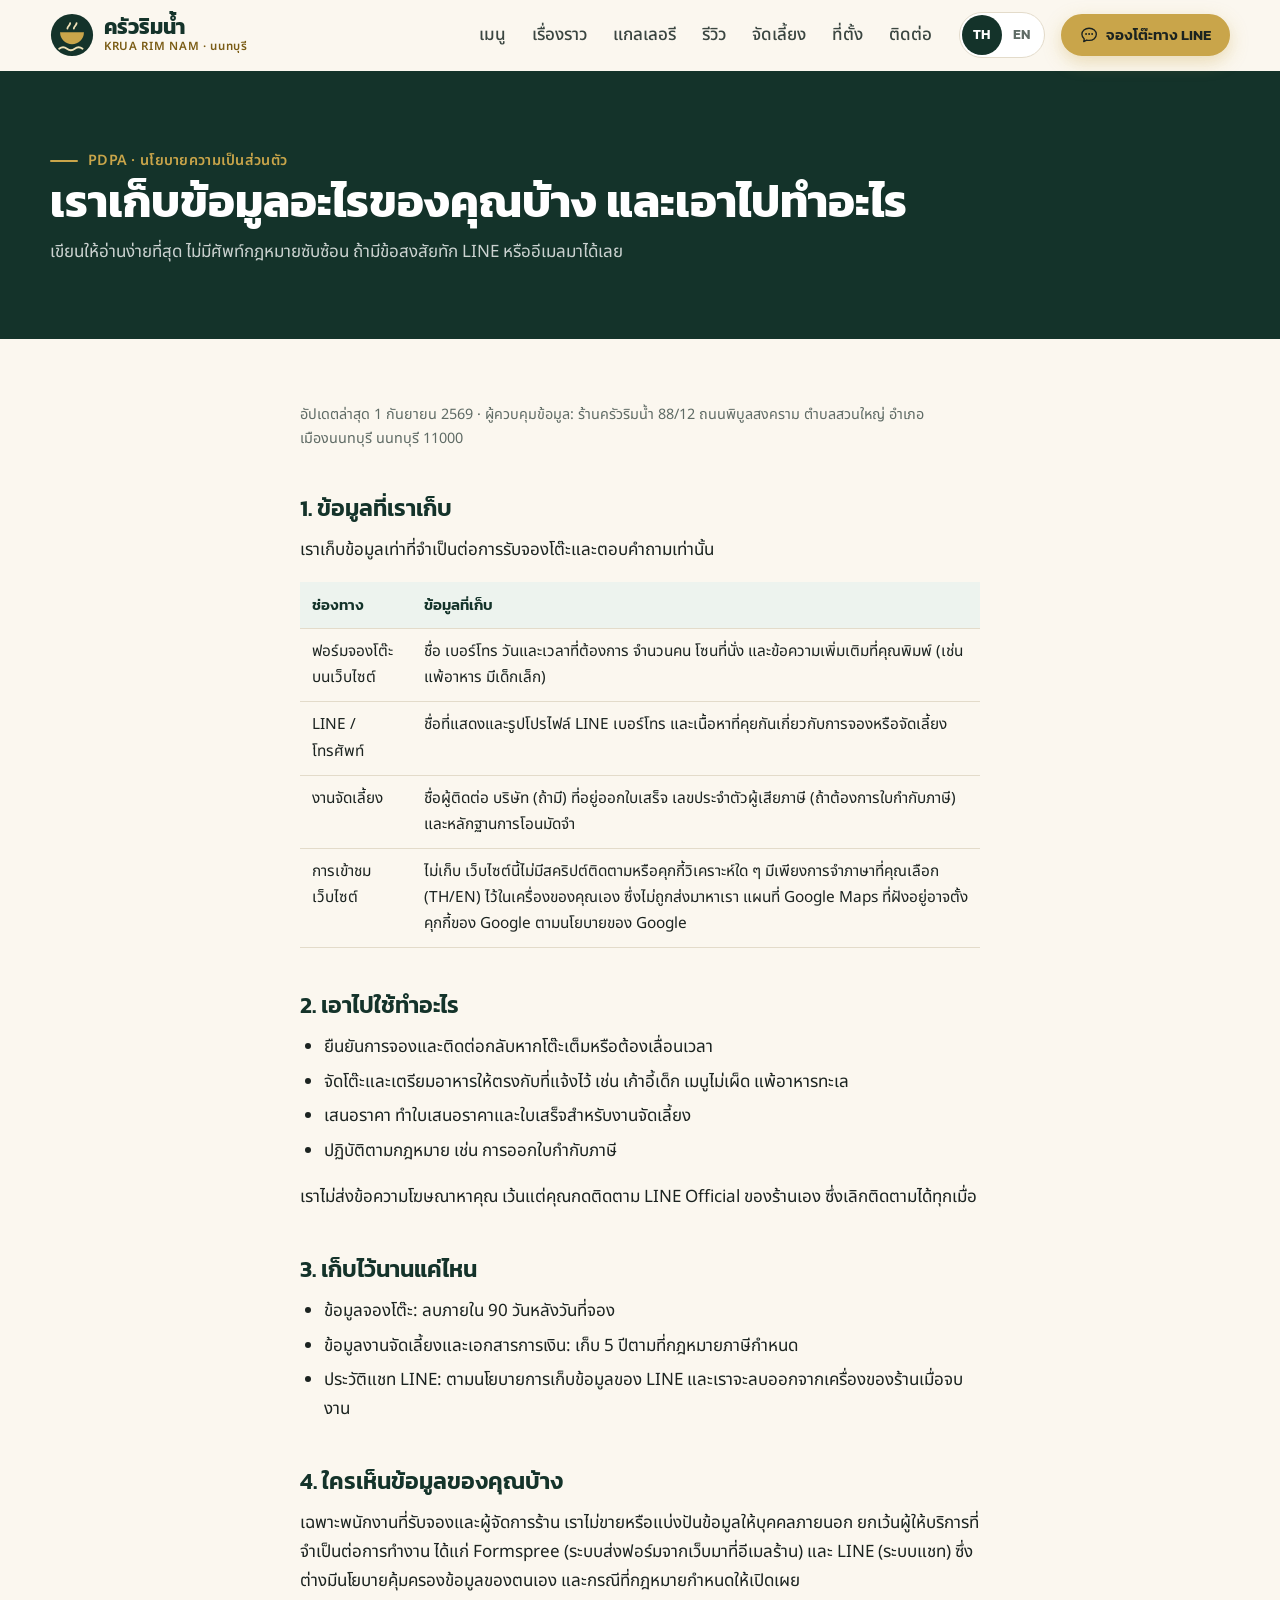
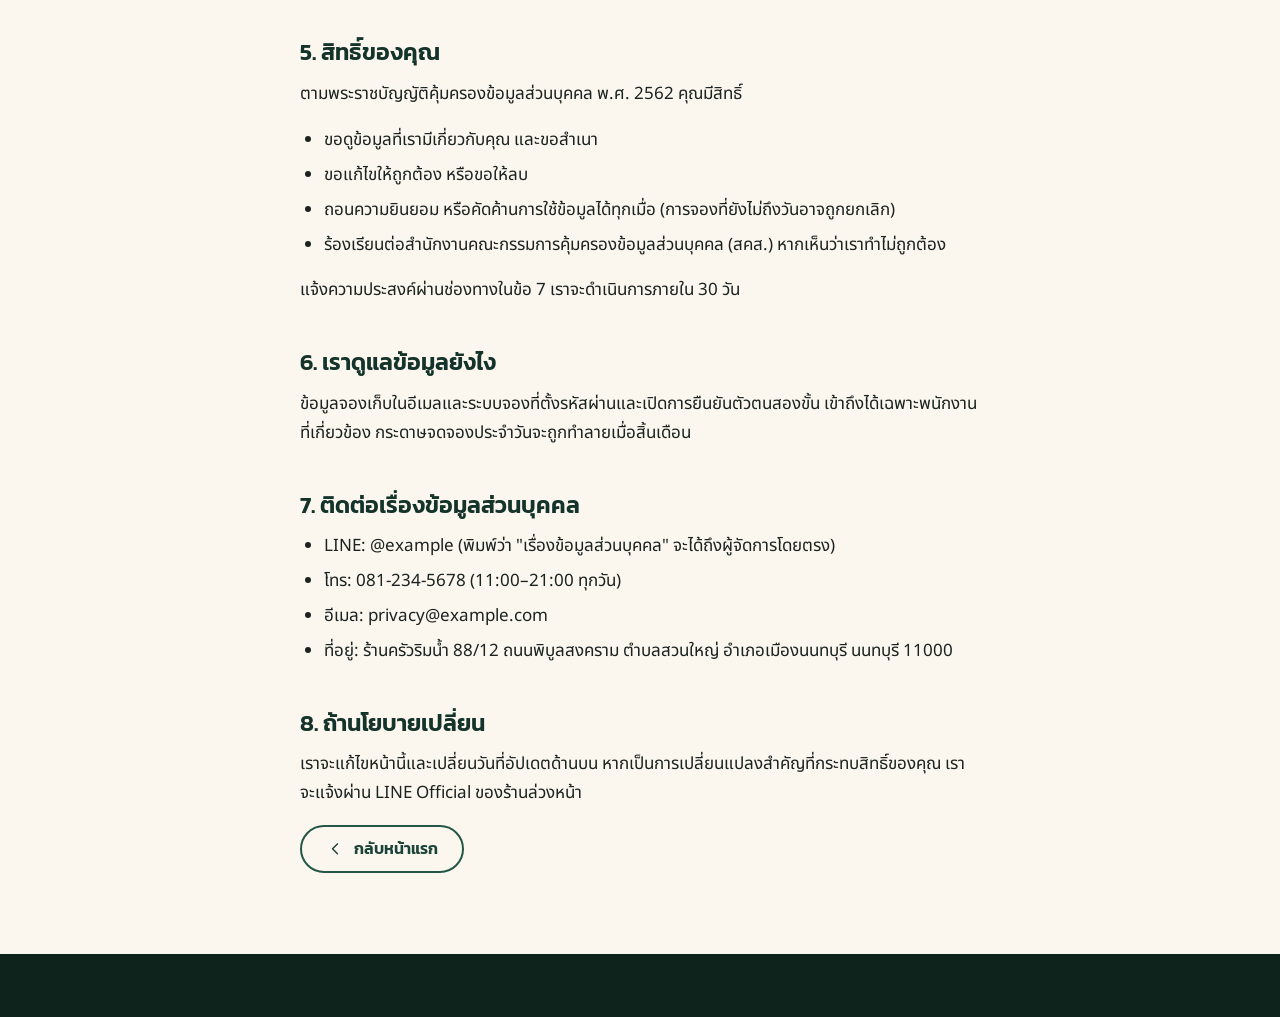
<file: privacy.html>
<!DOCTYPE html>
<html lang="th">
<head>
<meta charset="utf-8">
<meta name="viewport" content="width=device-width, initial-scale=1">
<script>document.documentElement.className+=" js"</script>
<title data-i18n="p_meta_title">นโยบายความเป็นส่วนตัว | ครัวริมน้ำ</title>
<meta name="description" content="นโยบายความเป็นส่วนตัวของครัวริมน้ำ ข้อมูลที่เก็บจากฟอร์มจองโต๊ะและการติดต่อ วัตถุประสงค์ ระยะเวลาเก็บ สิทธิ์ของเจ้าของข้อมูล และช่องทางติดต่อตาม PDPA">
<link rel="canonical" href="https://idek7us-cpu.github.io/demo-riverside-restaurant/privacy.html">
<meta name="theme-color" content="#14332A">
<meta property="og:type" content="website">
<meta property="og:locale" content="th_TH">
<meta property="og:site_name" content="ครัวริมน้ำ">
<meta property="og:title" content="นโยบายความเป็นส่วนตัว | ครัวริมน้ำ">
<meta property="og:description" content="ข้อมูลที่เราเก็บจากการจองโต๊ะและการติดต่อ วัตถุประสงค์ ระยะเวลาเก็บ และสิทธิ์ของคุณ">
<meta property="og:url" content="https://idek7us-cpu.github.io/demo-riverside-restaurant/privacy.html">
<meta property="og:image" content="https://idek7us-cpu.github.io/demo-riverside-restaurant/og.jpg">
<meta name="twitter:card" content="summary_large_image">
<link rel="icon" href="favicon.svg" type="image/svg+xml">
<link rel="preload" href="fonts/Kanit-700-thai.woff2" as="font" type="font/woff2" crossorigin>
<link rel="preload" href="fonts/NotoSansThai-400-thai.woff2" as="font" type="font/woff2" crossorigin>
<link rel="stylesheet" href="style.css">
<script type="application/ld+json">
{
  "@context": "https://schema.org",
  "@type": "WebPage",
  "name": "นโยบายความเป็นส่วนตัว",
  "url": "https://idek7us-cpu.github.io/demo-riverside-restaurant/privacy.html",
  "isPartOf": { "@type": "WebSite", "name": "ครัวริมน้ำ", "url": "https://idek7us-cpu.github.io/demo-riverside-restaurant/" },
  "about": { "@id": "https://idek7us-cpu.github.io/demo-riverside-restaurant/#restaurant" }
}
</script>
</head>
<body>
<a class="skip-link" href="#main" data-i18n="skip">ข้ามไปเนื้อหาหลัก</a>
<svg width="0" height="0" style="position:absolute" aria-hidden="true" focusable="false"><defs>
<symbol id="i-chat" viewBox="0 0 24 24"><path d="M12 3C6.5 3 2.5 6.6 2.5 11c0 2.4 1.2 4.5 3.1 6l-.7 3.6 3.9-2.1c1 .3 2.1.5 3.2.5 5.5 0 9.5-3.6 9.5-8S17.5 3 12 3z"/><path d="M8 10.5h.01M12 10.5h.01M16 10.5h.01" stroke-width="2.6"/></symbol>
<symbol id="i-phone" viewBox="0 0 24 24"><path d="M5 3h4l2 5-2.5 1.5a11 11 0 0 0 6 6L16 13l5 2v4a2 2 0 0 1-2 2A17 17 0 0 1 3 5a2 2 0 0 1 2-2z"/></symbol>
<symbol id="i-close" viewBox="0 0 24 24"><path d="M6 6l12 12M18 6 6 18"/></symbol>
<symbol id="i-menu" viewBox="0 0 24 24"><path d="M4 7h16M4 12h16M4 17h16"/></symbol>
<symbol id="i-left" viewBox="0 0 24 24"><path d="m14 6-6 6 6 6"/></symbol>
</defs></svg>

<header class="site-header" id="top">
  <div class="container header-bar">
    <a class="brand" href="./">
      <svg class="brand-mark" viewBox="0 0 48 48" aria-hidden="true"><circle cx="24" cy="24" r="23" fill="#14332A"/><path d="M11 21h26a13 13 0 0 1-26 0z" fill="#C9A54A"/><path d="M19 17c0-3 3-3 3-6M26 17c0-3 3-3 3-6" stroke="#F0E2B8" stroke-width="2" fill="none" stroke-linecap="round"/><path d="M10 39c3-2.4 5.5-2.4 8.5 0s5.5 2.4 8.5 0 5.5-2.4 8.5 0" stroke="#F0E2B8" stroke-width="2" fill="none" stroke-linecap="round"/></svg>
      <span><span class="brand-name" data-i18n="brand">ครัวริมน้ำ</span><span class="brand-sub" data-i18n="brand_sub">KRUA RIM NAM · นนทบุรี</span></span><span class="visually-hidden" data-i18n="brand_home">กลับหน้าแรก</span>
    </a>
    <nav class="nav" aria-label="เมนูหลัก" data-i18n-aria="nav_aria">
      <ul>
        <li><a href="./#menu" data-i18n="nav_menu">เมนู</a></li>
        <li><a href="./#story" data-i18n="nav_story">เรื่องราว</a></li>
        <li><a href="./#gallery" data-i18n="nav_gallery">แกลเลอรี</a></li>
        <li><a href="./#reviews" data-i18n="nav_reviews">รีวิว</a></li>
        <li><a href="./#events" data-i18n="nav_events">จัดเลี้ยง</a></li>
        <li><a href="./#visit" data-i18n="nav_visit">ที่ตั้ง</a></li>
        <li><a href="./#contact" data-i18n="nav_contact">ติดต่อ</a></li>
      </ul>
    </nav>
    <div class="lang-switch" role="group" aria-label="เลือกภาษา" data-i18n-aria="lang_aria">
      <button type="button" data-lang="th" aria-pressed="true" lang="th">TH</button>
      <button type="button" data-lang="en" aria-pressed="false" lang="en">EN</button>
    </div>
    <a class="btn btn-primary btn-sm header-cta" href="https://line.me/R/ti/p/@example" target="_blank" rel="noopener" aria-label="จองโต๊ะทาง LINE" data-i18n-aria="cta_line"><svg class="ico" aria-hidden="true"><use href="#i-chat"/></svg><span class="cta-long" data-i18n="cta_line">จองโต๊ะทาง LINE</span><span class="cta-short">LINE</span></a>
    <button type="button" class="nav-toggle" aria-expanded="false" aria-controls="mobile-nav" aria-label="เปิดเมนู" data-i18n-aria="nav_open">
      <svg class="ico ico-burger" aria-hidden="true"><use href="#i-menu"/></svg>
      <svg class="ico ico-close" aria-hidden="true"><use href="#i-close"/></svg>
    </button>
  </div>
  <div class="mobile-nav" id="mobile-nav">
    <a href="./#menu" data-i18n="nav_menu">เมนู</a>
    <a href="./#story" data-i18n="nav_story">เรื่องราว</a>
    <a href="./#gallery" data-i18n="nav_gallery">แกลเลอรี</a>
    <a href="./#reviews" data-i18n="nav_reviews">รีวิว</a>
    <a href="./#events" data-i18n="nav_events">จัดเลี้ยง</a>
    <a href="./#visit" data-i18n="nav_visit">ที่ตั้ง</a>
    <a href="./#contact" data-i18n="nav_contact">ติดต่อ</a>
    <a class="btn btn-primary btn-block" href="https://line.me/R/ti/p/@example" target="_blank" rel="noopener"><svg class="ico" aria-hidden="true"><use href="#i-chat"/></svg><span data-i18n="cta_line">จองโต๊ะทาง LINE</span></a>
    <a class="btn btn-outline btn-block mobile-phone" href="tel:0812345678"><svg class="ico" aria-hidden="true"><use href="#i-phone"/></svg><span data-i18n="cta_call">โทร 081-234-5678</span></a>
  </div>
</header>

<main id="main">
  <section class="page-hero">
    <div class="container">
      <span class="eyebrow" data-i18n="p_eyebrow">PDPA · นโยบายความเป็นส่วนตัว</span>
      <h1 data-i18n="p_title">เราเก็บข้อมูลอะไรของคุณบ้าง และเอาไปทำอะไร</h1>
      <p data-i18n="p_lede">เขียนให้อ่านง่ายที่สุด ไม่มีศัพท์กฎหมายซับซ้อน ถ้ามีข้อสงสัยทัก LINE หรืออีเมลมาได้เลย</p>
    </div>
  </section>

  <div class="container">
    <article class="prose">
      <p class="updated" data-i18n="p_updated">อัปเดตล่าสุด 1 กันยายน 2569 · ผู้ควบคุมข้อมูล: ร้านครัวริมน้ำ 88/12 ถนนพิบูลสงคราม ตำบลสวนใหญ่ อำเภอเมืองนนทบุรี นนทบุรี 11000</p>

      <h2 data-i18n="p_h1">1. ข้อมูลที่เราเก็บ</h2>
      <p data-i18n="p_1a">เราเก็บข้อมูลเท่าที่จำเป็นต่อการรับจองโต๊ะและตอบคำถามเท่านั้น</p>
      <table>
        <thead><tr><th data-i18n="p_th1">ช่องทาง</th><th data-i18n="p_th2">ข้อมูลที่เก็บ</th></tr></thead>
        <tbody>
          <tr><td data-i18n="p_r1a">ฟอร์มจองโต๊ะบนเว็บไซต์</td><td data-i18n="p_r1b">ชื่อ เบอร์โทร วันและเวลาที่ต้องการ จำนวนคน โซนที่นั่ง และข้อความเพิ่มเติมที่คุณพิมพ์ (เช่น แพ้อาหาร มีเด็กเล็ก)</td></tr>
          <tr><td data-i18n="p_r2a">LINE / โทรศัพท์</td><td data-i18n="p_r2b">ชื่อที่แสดงและรูปโปรไฟล์ LINE เบอร์โทร และเนื้อหาที่คุยกันเกี่ยวกับการจองหรือจัดเลี้ยง</td></tr>
          <tr><td data-i18n="p_r3a">งานจัดเลี้ยง</td><td data-i18n="p_r3b">ชื่อผู้ติดต่อ บริษัท (ถ้ามี) ที่อยู่ออกใบเสร็จ เลขประจำตัวผู้เสียภาษี (ถ้าต้องการใบกำกับภาษี) และหลักฐานการโอนมัดจำ</td></tr>
          <tr><td data-i18n="p_r4a">การเข้าชมเว็บไซต์</td><td data-i18n="p_r4b">ไม่เก็บ เว็บไซต์นี้ไม่มีสคริปต์ติดตามหรือคุกกี้วิเคราะห์ใด ๆ มีเพียงการจำภาษาที่คุณเลือก (TH/EN) ไว้ในเครื่องของคุณเอง ซึ่งไม่ถูกส่งมาหาเรา แผนที่ Google Maps ที่ฝังอยู่อาจตั้งคุกกี้ของ Google ตามนโยบายของ Google</td></tr>
        </tbody>
      </table>

      <h2 data-i18n="p_h2">2. เอาไปใช้ทำอะไร</h2>
      <ul>
        <li data-i18n="p_2a">ยืนยันการจองและติดต่อกลับหากโต๊ะเต็มหรือต้องเลื่อนเวลา</li>
        <li data-i18n="p_2b">จัดโต๊ะและเตรียมอาหารให้ตรงกับที่แจ้งไว้ เช่น เก้าอี้เด็ก เมนูไม่เผ็ด แพ้อาหารทะเล</li>
        <li data-i18n="p_2c">เสนอราคา ทำใบเสนอราคาและใบเสร็จสำหรับงานจัดเลี้ยง</li>
        <li data-i18n="p_2d">ปฏิบัติตามกฎหมาย เช่น การออกใบกำกับภาษี</li>
      </ul>
      <p data-i18n="p_2e">เราไม่ส่งข้อความโฆษณาหาคุณ เว้นแต่คุณกดติดตาม LINE Official ของร้านเอง ซึ่งเลิกติดตามได้ทุกเมื่อ</p>

      <h2 data-i18n="p_h3">3. เก็บไว้นานแค่ไหน</h2>
      <ul>
        <li data-i18n="p_3a">ข้อมูลจองโต๊ะ: ลบภายใน 90 วันหลังวันที่จอง</li>
        <li data-i18n="p_3b">ข้อมูลงานจัดเลี้ยงและเอกสารการเงิน: เก็บ 5 ปีตามที่กฎหมายภาษีกำหนด</li>
        <li data-i18n="p_3c">ประวัติแชท LINE: ตามนโยบายการเก็บข้อมูลของ LINE และเราจะลบออกจากเครื่องของร้านเมื่อจบงาน</li>
      </ul>

      <h2 data-i18n="p_h4">4. ใครเห็นข้อมูลของคุณบ้าง</h2>
      <p data-i18n="p_4a">เฉพาะพนักงานที่รับจองและผู้จัดการร้าน เราไม่ขายหรือแบ่งปันข้อมูลให้บุคคลภายนอก ยกเว้นผู้ให้บริการที่จำเป็นต่อการทำงาน ได้แก่ Formspree (ระบบส่งฟอร์มจากเว็บมาที่อีเมลร้าน) และ LINE (ระบบแชท) ซึ่งต่างมีนโยบายคุ้มครองข้อมูลของตนเอง และกรณีที่กฎหมายกำหนดให้เปิดเผย</p>

      <h2 data-i18n="p_h5">5. สิทธิ์ของคุณ</h2>
      <p data-i18n="p_5a">ตามพระราชบัญญัติคุ้มครองข้อมูลส่วนบุคคล พ.ศ. 2562 คุณมีสิทธิ์</p>
      <ul>
        <li data-i18n="p_5b">ขอดูข้อมูลที่เรามีเกี่ยวกับคุณ และขอสำเนา</li>
        <li data-i18n="p_5c">ขอแก้ไขให้ถูกต้อง หรือขอให้ลบ</li>
        <li data-i18n="p_5d">ถอนความยินยอม หรือคัดค้านการใช้ข้อมูลได้ทุกเมื่อ (การจองที่ยังไม่ถึงวันอาจถูกยกเลิก)</li>
        <li data-i18n="p_5e">ร้องเรียนต่อสำนักงานคณะกรรมการคุ้มครองข้อมูลส่วนบุคคล (สคส.) หากเห็นว่าเราทำไม่ถูกต้อง</li>
      </ul>
      <p data-i18n="p_5f">แจ้งความประสงค์ผ่านช่องทางในข้อ 7 เราจะดำเนินการภายใน 30 วัน</p>

      <h2 data-i18n="p_h6">6. เราดูแลข้อมูลยังไง</h2>
      <p data-i18n="p_6a">ข้อมูลจองเก็บในอีเมลและระบบจองที่ตั้งรหัสผ่านและเปิดการยืนยันตัวตนสองขั้น เข้าถึงได้เฉพาะพนักงานที่เกี่ยวข้อง กระดาษจดจองประจำวันจะถูกทำลายเมื่อสิ้นเดือน</p>

      <h2 data-i18n="p_h7">7. ติดต่อเรื่องข้อมูลส่วนบุคคล</h2>
      <ul>
        <li data-i18n="p_7a">LINE: @example (พิมพ์ว่า "เรื่องข้อมูลส่วนบุคคล" จะได้ถึงผู้จัดการโดยตรง)</li>
        <li data-i18n="p_7b">โทร: 081-234-5678 (11:00–21:00 ทุกวัน)</li>
        <li data-i18n="p_7c">อีเมล: privacy@example.com</li>
        <li data-i18n="p_7d">ที่อยู่: ร้านครัวริมน้ำ 88/12 ถนนพิบูลสงคราม ตำบลสวนใหญ่ อำเภอเมืองนนทบุรี นนทบุรี 11000</li>
      </ul>

      <h2 data-i18n="p_h8">8. ถ้านโยบายเปลี่ยน</h2>
      <p data-i18n="p_8a">เราจะแก้ไขหน้านี้และเปลี่ยนวันที่อัปเดตด้านบน หากเป็นการเปลี่ยนแปลงสำคัญที่กระทบสิทธิ์ของคุณ เราจะแจ้งผ่าน LINE Official ของร้านล่วงหน้า</p>

      <p><a class="btn btn-outline" href="./"><svg class="ico" aria-hidden="true"><use href="#i-left"/></svg><span data-i18n="p_back">กลับหน้าแรก</span></a></p>
    </article>
  </div>
</main>

<footer class="site-footer slim">
  <div class="container">
    <div class="footer-bottom">
      <span data-i18n="ft_copy">© 2569 ครัวริมน้ำ นนทบุรี</span>
      <span class="demo-note" data-i18n="ft_demo">เว็บไซต์ตัวอย่าง — ธุรกิจสมมติเพื่อสาธิตงานออกแบบ</span>
    </div>
  </div>
</footer>

<a class="line-fab" href="https://line.me/R/ti/p/@example" target="_blank" rel="noopener" aria-label="จองโต๊ะทาง LINE" data-i18n-aria="cta_line"><svg class="ico" aria-hidden="true"><use href="#i-chat"/></svg><span data-i18n="fab">จองโต๊ะ</span></a>
<script>/* คำแปล EN เฉพาะหน้านี้ — main.js จะรวมเข้ากับพจนานุกรมหลัก */
window.KRN_EN={p_meta_title: 'Privacy Policy | Krua Rim Nam', p_eyebrow: 'PDPA · Privacy policy', p_title: 'What we collect about you, and what we do with it', p_lede: 'Written to be as plain as possible, no legal jargon. Questions? Message us on LINE or email.', p_updated: 'Last updated 1 September 2026 · Data controller: Krua Rim Nam, 88/12 Phibun Songkhram Road, Suan Yai, Mueang Nonthaburi, Nonthaburi 11000', p_h1: '1. What we collect', p_1a: 'We only collect what we need to take your booking and answer your questions.', p_th1: 'Channel', p_th2: 'Data collected', p_r1a: 'Booking form on this website', p_r1b: 'Name, phone number, preferred date and time, party size, seating zone and any note you type (e.g. allergies, small children)', p_r2a: 'LINE / phone', p_r2b: 'Your LINE display name and profile picture, phone number, and what we discuss about your booking or event', p_r3a: 'Events', p_r3b: 'Contact name, company (if any), billing address, tax ID (if you need a tax invoice) and proof of deposit transfer', p_r4a: 'Visiting this website', p_r4b: 'Nothing. This site has no tracking scripts or analytics cookies. It only remembers your language (TH/EN) on your own device, never sent to us. The embedded Google Map may set Google’s own cookies under Google’s policy.', p_h2: '2. What we use it for', p_2a: 'Confirming your booking and contacting you if we are full or need to adjust the time', p_2b: 'Setting the table and preparing food as requested, such as a high chair, mild dishes or a seafood allergy', p_2c: 'Quotes, invoices and receipts for events', p_2d: 'Legal obligations such as issuing tax invoices', p_2e: 'We don’t send marketing messages unless you follow our LINE Official account yourself, which you can unfollow at any time.', p_h3: '3. How long we keep it', p_3a: 'Booking details: deleted within 90 days of the booking date', p_3b: 'Event and financial records: kept 5 years as required by tax law', p_3c: 'LINE chat history: per LINE’s retention policy; we delete it from the restaurant’s device once the event is done', p_h4: '4. Who sees your data', p_4a: 'Only reservation staff and the manager. We never sell or share your data, except with the providers we need to operate: Formspree (delivers the web form to our email) and LINE (chat), each with their own privacy policy, and where the law requires disclosure.', p_h5: '5. Your rights', p_5a: 'Under Thailand’s Personal Data Protection Act B.E. 2562 (2019) you have the right to:', p_5b: 'See the data we hold about you and request a copy', p_5c: 'Have it corrected or deleted', p_5d: 'Withdraw consent or object to our use of it at any time (upcoming bookings may be cancelled)', p_5e: 'Lodge a complaint with the Personal Data Protection Committee (PDPC) if you believe we have acted improperly', p_5f: 'Contact us via the channels in section 7. We respond within 30 days.', p_h6: '6. How we protect it', p_6a: 'Booking data lives in a password-protected email and booking system with two-factor authentication, accessible only to relevant staff. Paper booking sheets are shredded monthly.', p_h7: '7. Contact us about your data', p_7a: 'LINE: @example (type “privacy” to reach the manager directly)', p_7b: 'Phone: 081-234-5678 (11:00–21:00 daily)', p_7c: 'Email: privacy@example.com', p_7d: 'Address: Krua Rim Nam, 88/12 Phibun Songkhram Road, Suan Yai, Mueang Nonthaburi, Nonthaburi 11000', p_h8: '8. Changes to this policy', p_8a: 'We’ll update this page and the date above. For significant changes affecting your rights, we’ll announce it on our LINE Official account in advance.', p_back: 'Back to home'};</script>
<script src="main.js" async></script>
</body>
</html>
</file>
<file: style.css>
/* ==========================================================================
   ครัวริมน้ำ (Krua Rim Nam) — style.css
   โทน: เขียวเข้ม / ทองอ่อน / ครีม · หัวข้อ Kanit · เนื้อหา Noto Sans Thai
   ========================================================================== */

/* ---------- Fonts (self-hosted, unicode-range subsets) ---------- */
@font-face{font-family:"Kanit";font-style:normal;font-weight:600;font-display:swap;src:url(fonts/Kanit-600-thai.woff2) format("woff2");unicode-range:U+0E01-0E5B,U+200C-200D,U+25CC}
@font-face{font-family:"Kanit";font-style:normal;font-weight:600;font-display:swap;src:url(fonts/Kanit-600-latin.woff2) format("woff2");unicode-range:U+0000-00FF,U+0131,U+0152-0153,U+02BB-02BC,U+02C6,U+02DA,U+02DC,U+0304,U+0308,U+0329,U+2000-206F,U+20AC,U+2122,U+2191,U+2193,U+2212,U+2215,U+FEFF,U+FFFD}
@font-face{font-family:"Kanit";font-style:normal;font-weight:700;font-display:swap;src:url(fonts/Kanit-700-thai.woff2) format("woff2");unicode-range:U+0E01-0E5B,U+200C-200D,U+25CC}
@font-face{font-family:"Kanit";font-style:normal;font-weight:700;font-display:swap;src:url(fonts/Kanit-700-latin.woff2) format("woff2");unicode-range:U+0000-00FF,U+0131,U+0152-0153,U+02BB-02BC,U+02C6,U+02DA,U+02DC,U+0304,U+0308,U+0329,U+2000-206F,U+20AC,U+2122,U+2191,U+2193,U+2212,U+2215,U+FEFF,U+FFFD}
/* Noto Sans Thai เป็น variable font (wght 100–900) ไฟล์เดียวครอบคลุมทุกน้ำหนัก */
@font-face{font-family:"Noto Sans Thai";font-style:normal;font-weight:100 900;font-display:swap;src:url(fonts/NotoSansThai-400-thai.woff2) format("woff2");unicode-range:U+0E01-0E5B,U+200C-200D,U+25CC}
@font-face{font-family:"Noto Sans Thai";font-style:normal;font-weight:100 900;font-display:swap;src:url(fonts/NotoSansThai-400-latin.woff2) format("woff2");unicode-range:U+0000-00FF,U+0131,U+0152-0153,U+02BB-02BC,U+02C6,U+02DA,U+02DC,U+0304,U+0308,U+0329,U+2000-206F,U+20AC,U+2122,U+2191,U+2193,U+2212,U+2215,U+FEFF,U+FFFD}

/* ---------- Design tokens ---------- */
:root{
  --green-950:#0D231C;
  --green-900:#14332A;
  --green-800:#1B4438;
  --green-700:#245646;
  --green-600:#2E6B55;
  --green-100:#D8E6DD;
  --green-50:#EDF3EE;
  --gold-800:#7A5C15; /* ตัวหนังสือสีทองบนพื้นครีม/ขาว (≥5.2:1) */
  --gold-700:#8F6E1F;
  --gold-600:#A8842F;
  --gold-500:#C9A54A;
  --gold-400:#DDBE6E;
  --gold-200:#F0E2B8;
  --gold-100:#F8F0D8;
  --cream:#FBF7EF;
  --cream-2:#F3EBDB;
  --paper:#FFFFFF;
  --ink:#1B2320;
  --ink-2:#3B4641;
  --muted:#5F6B65;
  --line:#E3DBCA;
  --chili:#B93E27;
  --chili-bg:#FBE9E4;
  --leaf:#2F7A45;
  --leaf-bg:#E3F2E6;
  --line-green:#06C755;
  --font-head:"Kanit","Noto Sans Thai",system-ui,-apple-system,"Segoe UI",sans-serif;
  --font-body:"Noto Sans Thai",system-ui,-apple-system,"Segoe UI",Roboto,sans-serif;
  --radius-sm:10px;
  --radius:16px;
  --radius-lg:24px;
  --shadow-sm:0 1px 2px rgba(20,51,42,.06),0 2px 8px rgba(20,51,42,.06);
  --shadow:0 4px 14px rgba(20,51,42,.08),0 14px 40px rgba(20,51,42,.10);
  --shadow-lg:0 20px 60px rgba(13,35,28,.28);
  --container:1180px;
  --gutter:clamp(18px,4vw,40px);
  --header-h:70px;
  --section:clamp(60px,8vw,108px);
  --ease:cubic-bezier(.2,.7,.2,1);
}

/* ---------- Base ---------- */
*,*::before,*::after{box-sizing:border-box}
html{scroll-behavior:smooth;scroll-padding-top:calc(var(--header-h) + 12px);-webkit-text-size-adjust:100%}
body{margin:0;font-family:var(--font-body);font-size:1.0625rem;line-height:1.7;color:var(--ink);background:var(--cream);overflow-x:hidden}
img,svg,iframe{display:block;max-width:100%}
img{height:auto}
h1,h2,h3,h4{font-family:var(--font-head);font-weight:600;line-height:1.25;margin:0;color:var(--green-900);overflow-wrap:anywhere;text-wrap:balance}
p{margin:0 0 1em}
a{color:var(--green-700);text-decoration-thickness:1px;text-underline-offset:3px}
a:hover{color:var(--green-900)}
button{font:inherit;color:inherit;cursor:pointer}
ul,ol{margin:0;padding:0;list-style:none}
:focus-visible{outline:3px solid var(--green-700);outline-offset:3px;border-radius:6px}
.hero :focus-visible,.trust :focus-visible,.catering :focus-visible,.section-dark :focus-visible,.page-hero :focus-visible,.site-footer :focus-visible,.lightbox :focus-visible{outline-color:var(--gold-400)}
::selection{background:var(--gold-200);color:var(--ink)}
.container{width:min(100% - 2*var(--gutter),var(--container));margin-inline:auto}
.visually-hidden{position:absolute!important;width:1px;height:1px;padding:0;margin:-1px;overflow:hidden;clip:rect(0,0,0,0);white-space:nowrap;border:0}
.skip-link{position:absolute;left:12px;top:-60px;z-index:200;padding:10px 16px;background:var(--green-900);color:#fff;border-radius:10px;font-weight:600;transition:top .2s}
.skip-link:focus{top:12px}
.ico{width:1.2em;height:1.2em;flex:none;fill:none;stroke:currentColor;stroke-width:1.8;stroke-linecap:round;stroke-linejoin:round}
.ico-fill{fill:currentColor;stroke:none}

/* ---------- Buttons ---------- */
.btn{display:inline-flex;align-items:center;justify-content:center;gap:.55em;min-height:48px;max-width:100%;padding:.65em 1.45em;border-radius:999px;border:2px solid transparent;font-family:var(--font-head);font-weight:600;font-size:1.02rem;line-height:1.2;text-align:center;text-decoration:none;white-space:nowrap;transition:transform .2s var(--ease),box-shadow .2s var(--ease),background-color .2s,color .2s,border-color .2s}
@media (max-width:479px){.btn{white-space:normal}}
.btn:active{transform:translateY(1px)}
.btn-primary{background:var(--gold-500);border-color:var(--gold-500);color:var(--ink);box-shadow:0 6px 18px rgba(201,165,74,.35)}
.btn-primary:hover{background:var(--gold-400);border-color:var(--gold-400);color:var(--ink);transform:translateY(-2px);box-shadow:0 10px 24px rgba(201,165,74,.42)}
.btn-outline{background:transparent;border-color:var(--green-700);color:var(--green-800)}
.btn-outline:hover{background:var(--green-50);color:var(--green-900)}
.btn-outline.on-dark{border-color:rgba(255,255,255,.55);color:#fff}
.btn-outline.on-dark:hover{background:rgba(255,255,255,.12);color:#fff;border-color:#fff}
.btn-sm{min-height:42px;padding:.45em 1.1em;font-size:.95rem}
.btn-block{width:100%}

/* ---------- Header ---------- */
.site-header{position:sticky;top:0;z-index:100;background:rgba(251,247,239,.92);backdrop-filter:blur(12px);-webkit-backdrop-filter:blur(12px);border-bottom:1px solid transparent;transition:box-shadow .25s,border-color .25s}
.site-header.is-scrolled{border-bottom-color:var(--line);box-shadow:0 6px 24px rgba(20,51,42,.08)}
.header-bar{display:flex;align-items:center;gap:16px;min-height:var(--header-h)}
.brand{display:flex;align-items:center;gap:10px;min-width:0;text-decoration:none;color:var(--green-900);margin-right:auto}
.brand-mark{width:44px;height:44px;flex:none}
.brand-name{font-family:var(--font-head);font-weight:700;font-size:1.32rem;line-height:1.05;display:block;white-space:nowrap}
.brand-sub{display:block;font-size:.72rem;letter-spacing:.06em;color:var(--gold-800);font-weight:600;line-height:1.2;margin-top:2px;white-space:nowrap}
.site-header .brand-sub{overflow:hidden;text-overflow:ellipsis} /* กันข้อความยาววิ่งใต้เมนูเมื่อแถบบนแน่น */
.nav{display:none}
.nav ul{display:flex;gap:4px}
.nav a{display:block;padding:10px 11px;border-radius:999px;font-weight:500;color:var(--ink-2);text-decoration:none;white-space:nowrap;transition:background .2s,color .2s}
.nav a:hover,.nav a.is-active{background:var(--green-50);color:var(--green-900)}
.lang-switch{display:inline-flex;align-items:center;border:1.5px solid var(--line);border-radius:999px;padding:2px;background:#fff;flex:none}
.lang-switch button{min-width:40px;min-height:40px;padding:0 10px;border:0;border-radius:999px;background:transparent;font-family:var(--font-head);font-weight:600;font-size:.86rem;color:var(--muted);letter-spacing:.03em}
.lang-switch button[aria-pressed="true"]{background:var(--green-900);color:#fff}
.header-cta{display:none;flex:none;white-space:nowrap}
.header-cta .cta-short{display:none}
/* 1000–1239px (iPad แนวนอน / โน้ตบุ๊กจอเล็ก): ย่อแถบบนให้พอทั้ง TH และ EN โดยไม่ล้น */
@media (min-width:1000px) and (max-width:1239px){.site-header .brand-sub{display:none}.nav ul{gap:0}.nav a{padding:10px 8px;font-size:.94rem}.header-bar{gap:10px}.header-cta .cta-long{display:none}.header-cta .cta-short{display:inline}}
.nav-toggle{display:inline-flex;align-items:center;justify-content:center;width:46px;height:46px;border:1.5px solid var(--line);border-radius:12px;background:#fff;color:var(--green-900);flex:none}
.nav-toggle .ico{width:24px;height:24px}
.nav-toggle .ico-close{display:none}
.nav-toggle[aria-expanded="true"] .ico-burger{display:none}
.nav-toggle[aria-expanded="true"] .ico-close{display:block}
/* จอแคบ: ต้องอยู่หลังกฎฐานของ .lang-switch/.nav-toggle เพื่อให้ทับได้ */
@media (max-width:479px){.site-header .brand-sub{display:none}.site-header .brand-mark{width:40px;height:40px}.site-header .brand-name{font-size:1.18rem}.header-bar{gap:10px}.lang-switch button{min-width:36px;padding:0 8px}}
@media (max-width:359px){.site-header .brand{gap:8px}.site-header .brand-name{font-size:.95rem}.site-header .brand-mark{width:34px;height:34px}.header-bar{gap:6px}.lang-switch{padding:2px}.lang-switch button{min-width:30px;padding:0 5px;font-size:.8rem}.nav-toggle{width:40px;height:44px}}
/* mobile drawer */
.mobile-nav{position:fixed;inset:var(--header-h) 0 auto 0;z-index:99;background:var(--cream);border-bottom:1px solid var(--line);box-shadow:0 30px 60px rgba(13,35,28,.25);padding:14px var(--gutter) 22px;transform:translateY(-8px);opacity:0;visibility:hidden;transition:opacity .22s var(--ease),transform .22s var(--ease),visibility 0s .22s}
.mobile-nav.is-open{transform:none;opacity:1;visibility:visible;transition-delay:0s}
.mobile-nav a:not(.btn){display:block;padding:13px 6px;border-bottom:1px solid var(--line);font-family:var(--font-head);font-weight:600;font-size:1.12rem;color:var(--green-900);text-decoration:none}
.mobile-nav .btn{margin-top:18px}
.mobile-nav .mobile-phone{margin-top:10px}
@media (min-width:1000px){
  .nav{display:block}
  .header-cta{display:inline-flex}
  .nav-toggle,.mobile-nav{display:none}
}

/* ---------- Hero ---------- */
.hero{position:relative;background:var(--green-900);color:#fff;overflow:hidden}
.hero::before{content:"";position:absolute;inset:0;background:radial-gradient(60% 80% at 100% 0%,rgba(201,165,74,.20),transparent 60%),radial-gradient(50% 60% at 0% 100%,rgba(46,107,85,.55),transparent 60%);pointer-events:none}
.hero-grid{position:relative;display:grid;gap:24px;padding-block:20px 64px}
/* มือถือ: ภาพเตี้ยลง (16:10, สูงสุด 46vh) ให้ h1 + ปุ่มจองอยู่ในจอแรก */
.hero-media{position:relative;border-radius:var(--radius-lg);overflow:hidden;box-shadow:var(--shadow-lg);aspect-ratio:16/10;max-height:min(46vh,420px)}
.hero-media picture{display:contents}
.hero-media img{width:100%;height:100%;object-fit:cover;object-position:center 72%}
.hero-badge{position:absolute;left:14px;bottom:14px;display:flex;align-items:center;gap:10px;padding:10px 14px;background:rgba(251,247,239,.96);color:var(--ink);border-radius:14px;box-shadow:var(--shadow)}
.hero-badge strong{font-family:var(--font-head);font-size:1.5rem;line-height:1;color:var(--green-900)}
.hero-badge .stars{color:var(--gold-600);font-size:.9rem;letter-spacing:.05em;line-height:1.1}
.hero-badge small{display:block;font-size:.76rem;color:var(--muted);line-height:1.2}
.hero-copy{display:flex;flex-direction:column;justify-content:center;gap:18px}
.eyebrow{display:inline-flex;align-items:flex-start;gap:10px;font-weight:600;font-size:.9rem;color:var(--gold-800);letter-spacing:.02em}
.hero .eyebrow,.catering .eyebrow,.section-dark .eyebrow,.page-hero .eyebrow{color:var(--gold-500)}
.eyebrow::before{content:"";width:28px;height:2px;margin-top:.75em;background:currentColor;border-radius:2px}
.hero h1{font-size:clamp(2.05rem,5.2vw,3.6rem);font-weight:700;line-height:1.18;color:#fff;letter-spacing:0}
.hero h1 em{font-style:normal;color:var(--gold-400);display:block}
.hero-lede{font-size:clamp(1.02rem,1.5vw,1.16rem);color:rgba(255,255,255,.86);max-width:52ch;margin:0}
.hours-pill{display:inline-flex;flex-wrap:wrap;align-items:center;gap:2px 10px;align-self:flex-start;padding:9px 16px 9px 12px;border-radius:24px;background:rgba(255,255,255,.10);border:1px solid rgba(255,255,255,.18);font-size:.95rem;color:#fff}
.hours-pill span,.hours-pill strong{white-space:nowrap}
/* ต่ำกว่า 1100px ป้ายเวลาห่อเป็น 2 บรรทัดเสมอ (ซ่อนจุดคั่น) — กันจุด "·" ค้างท้ายบรรทัดตอนคอลัมน์แคบ */
@media (max-width:1099px){.hours-pill{display:grid;grid-template-columns:auto 1fr;column-gap:10px;row-gap:0;align-items:center}.hours-pill .sep{display:none}.hours-pill strong{grid-column:2;white-space:normal}}
.hours-pill .dot{width:10px;height:10px;border-radius:50%;background:#4ADE80;box-shadow:0 0 0 4px rgba(74,222,128,.22);flex:none}
.hours-pill.is-closed .dot{background:#F59E0B;box-shadow:0 0 0 4px rgba(245,158,11,.22)}
.hours-pill .sep{opacity:.5}
.hero-actions{display:flex;flex-wrap:wrap;gap:12px}
.hero-actions .btn{flex:1 1 200px}
@media (max-width:759px){.hero-actions{order:4}.hours-pill{order:5}}
@media (min-width:760px){
  .hero-grid{grid-template-columns:1.05fr .95fr;gap:clamp(28px,4vw,72px);padding-block:40px 64px;align-items:center}
  .hero-media{aspect-ratio:4/5;max-height:none;order:2}
  .hero-media img{object-position:center}
  .hero-badge{left:auto;right:-6px;bottom:28px;transform:translateX(-24px)}
}
@media (min-width:900px){
  .hero-grid{padding-block:48px 72px}
  .hero-actions .btn{flex:0 1 auto}
}

/* ---------- Trust strip ---------- */
.trust{background:var(--green-950);color:#fff}
.trust ul{display:grid;gap:16px;padding-block:22px}
.trust li{display:flex;gap:16px;align-items:center}
.trust .stat{flex:0 0 96px;font-family:var(--font-head);font-weight:600;font-size:2.2rem;line-height:1;color:var(--gold-400);white-space:nowrap;letter-spacing:0}
.trust strong{display:block;font-family:var(--font-head);font-weight:600;font-size:1.02rem;line-height:1.3}
.trust span{display:block;font-size:.9rem;color:rgba(255,255,255,.72);line-height:1.5}
@media (min-width:760px){.trust ul{grid-template-columns:1fr 1fr;gap:18px 32px}}
@media (min-width:900px){.trust ul{grid-template-columns:repeat(3,1fr);gap:28px;padding-block:26px}.trust li{align-items:flex-start}.trust .stat{flex:none;min-width:3.4ch;margin-top:2px}}

/* ---------- Sections ---------- */
.section{padding-block:var(--section)}
.section-alt{background:var(--cream-2)}
.section-dark{background:var(--green-900);color:#fff}
.section-dark h2,.section-dark h3{color:#fff}
.section-head{max-width:700px;margin-bottom:clamp(28px,4vw,48px)}
.section-head.center{text-align:center;margin-inline:auto}
.section-head.center .eyebrow{justify-content:center}
.section-head.center .eyebrow::before{display:none}
.section-head h2{font-size:clamp(1.75rem,3.4vw,2.5rem);margin:8px 0 12px}
.section-head p{font-size:1.06rem;color:var(--muted);margin:0}
.section-dark .section-head p{color:rgba(255,255,255,.75)}
.section-foot{margin-top:28px;display:flex;flex-wrap:wrap;gap:12px 20px;align-items:center;justify-content:center;text-align:center}
.note{font-size:.9rem;color:var(--muted)}
.note.center{display:block;text-align:center;margin:18px 0 0}

/* ---------- Signature dishes ---------- */
.dish-scroller{display:grid;grid-auto-flow:column;grid-auto-columns:min(78%,320px);gap:16px;overflow-x:auto;scroll-snap-type:x mandatory;scroll-padding-inline:var(--gutter);padding:6px var(--gutter) 22px;margin-inline:calc(-1*var(--gutter));scrollbar-width:thin;scrollbar-color:var(--gold-500) transparent;-webkit-overflow-scrolling:touch}
.dish-scroller::-webkit-scrollbar{height:6px}
.dish-scroller::-webkit-scrollbar-thumb{background:var(--gold-400);border-radius:6px}
.dish{scroll-snap-align:start;background:var(--paper);border:1px solid var(--line);border-radius:var(--radius);overflow:hidden;box-shadow:var(--shadow-sm);display:flex;flex-direction:column;transition:transform .25s var(--ease),box-shadow .25s var(--ease)}
.dish:hover{transform:translateY(-4px);box-shadow:var(--shadow)}
.dish-img{aspect-ratio:4/3;overflow:hidden;background:var(--cream-2)}
.dish-img img{width:100%;height:100%;object-fit:cover;transition:transform .6s var(--ease)}
.dish:hover .dish-img img{transform:scale(1.04)}
.dish-body{padding:16px 18px 18px;display:flex;flex-direction:column;gap:8px;flex:1}
.dish-top{display:flex;justify-content:space-between;align-items:flex-start;gap:12px}
.dish h3{font-size:1.15rem;line-height:1.3}
.price{font-family:var(--font-head);font-weight:600;font-size:1.12rem;color:var(--gold-700);white-space:nowrap;line-height:1.3}
.dish p{font-size:.94rem;color:var(--muted);line-height:1.6;margin:0;flex:1}
.tags{display:flex;flex-wrap:wrap;gap:6px;margin-top:4px;min-height:24px}
.tag{display:inline-flex;align-items:center;gap:4px;padding:2px 9px;border-radius:999px;font-size:.78rem;font-weight:600;line-height:1.6}
.tag .ico{width:.95em;height:.95em}
.tag-spicy{background:var(--chili-bg);color:var(--chili)}
.tag-veg{background:var(--leaf-bg);color:var(--leaf)}
.tag-best{background:var(--gold-100);color:var(--gold-800)}
.scroll-hint{display:flex;align-items:center;gap:8px;justify-content:center;font-size:.86rem;color:var(--muted);margin-top:-6px}
@media (min-width:760px){
  .dish-scroller{grid-auto-flow:row;grid-auto-columns:auto;grid-template-columns:repeat(2,1fr);gap:22px;overflow:visible;padding:0;margin:0;scroll-snap-type:none}
  .scroll-hint{display:none}
}
@media (min-width:1000px){.dish-scroller{grid-template-columns:repeat(3,1fr);gap:26px}}

/* ---------- Menu tabs ---------- */
.tabs{display:flex;gap:8px;overflow-x:auto;padding:4px var(--gutter) 10px;margin:0 calc(-1*var(--gutter)) 22px;scrollbar-width:none}
.tabs::-webkit-scrollbar{display:none}
.tab{flex:none;min-height:44px;padding:8px 18px;border-radius:999px;border:1.5px solid var(--line);background:#fff;font-family:var(--font-head);font-weight:600;font-size:.98rem;color:var(--ink-2);transition:background .2s,color .2s,border-color .2s}
.tab:hover{border-color:var(--green-600);color:var(--green-900)}
.tab[aria-selected="true"]{background:var(--green-900);border-color:var(--green-900);color:#fff}
@media (min-width:760px){.tabs{justify-content:center;margin-inline:0;padding-inline:0}}
.menu-panel[hidden]{display:none}
.menu-list{display:grid;gap:0 44px;background:var(--paper);border:1px solid var(--line);border-radius:var(--radius);padding:10px 22px;box-shadow:var(--shadow-sm)}
.menu-list li{display:flex;align-items:baseline;gap:10px;padding:12px 0;border-bottom:1px dashed var(--line)}
.menu-list li:last-child{border-bottom:0}
.menu-list .name{font-weight:500;line-height:1.5}
.menu-list .name small{display:block;font-weight:400;font-size:.86rem;color:var(--muted)}
.menu-list .leader{flex:1;border-bottom:2px dotted var(--line);min-width:20px;transform:translateY(-6px)}
.menu-list .price{font-size:1.02rem}
.menu-list .tag{vertical-align:middle;margin-left:6px;padding:0 7px;font-size:.72rem}
@media (min-width:760px){.menu-list{grid-template-columns:1fr 1fr;padding:12px 34px}.menu-list li:nth-last-child(2):nth-child(odd){border-bottom:0}}

/* ---------- Story ---------- */
.story-grid{display:grid;gap:36px;align-items:center}
.story-copy p{color:var(--ink-2)}
.story-copy h2{font-size:clamp(1.75rem,3.4vw,2.5rem);margin:8px 0 18px}
/* ภาพสองใบวางเหลื่อมกันแบบขั้นบันได (ซ้อนกันแค่ 1 คอลัมน์ ให้เห็นทั้งสองภาพ) */
.story-media{position:relative;display:grid;grid-template-columns:repeat(12,1fr);grid-auto-rows:auto}
.story-media figure{position:relative;margin:0;border-radius:var(--radius);overflow:hidden;box-shadow:var(--shadow);background:var(--cream-2)}
.story-media figure:first-child{grid-column:1 / span 7;grid-row:1;align-self:start}
.story-media figure:last-child{grid-column:7 / span 6;grid-row:1;margin-top:28%;border:6px solid var(--cream);z-index:1;align-self:start}
.story-media img{width:100%;height:auto;aspect-ratio:4/3;object-fit:cover}
.story-media figcaption{position:absolute;left:10px;bottom:10px;padding:4px 10px;border-radius:8px;background:rgba(13,35,28,.78);color:var(--gold-200);font-size:.78rem;font-weight:500;line-height:1.5;backdrop-filter:blur(4px)}
.ingredients{display:grid;gap:10px;margin-top:22px;padding:18px 20px;background:var(--green-50);border-radius:var(--radius);border:1px solid var(--green-100)}
.ingredients h3{font-size:1.02rem;color:var(--green-800)}
.ingredients ul{display:grid;gap:6px 18px;font-size:.96rem}
.ingredients li{display:flex;gap:8px;align-items:flex-start}
.ingredients .ico{color:var(--leaf);margin-top:.35em}
@media (min-width:560px){.ingredients ul{grid-template-columns:1fr 1fr}}
@media (min-width:900px) and (max-width:1099px){.ingredients ul{grid-template-columns:1fr}}
@media (min-width:900px){.story-grid{grid-template-columns:1.05fr 1fr;gap:clamp(40px,6vw,88px)}.story-media figure:last-child{border-width:8px}.story-media figcaption{font-size:.84rem;left:14px;bottom:14px}}

/* ---------- Gallery ---------- */
.gallery{display:grid;grid-template-columns:repeat(2,1fr);gap:10px}
.gallery button{position:relative;padding:0;border:0;border-radius:12px;overflow:hidden;background:var(--green-100);aspect-ratio:4/3;cursor:zoom-in}
.gallery img{width:100%;height:100%;object-fit:cover;transition:transform .6s var(--ease)}
.gallery button:hover img{transform:scale(1.05)}
.gallery button::after{content:"";position:absolute;inset:0;background:linear-gradient(to top,rgba(13,35,28,.55),transparent 55%);opacity:0;transition:opacity .3s}
.gallery button:hover::after{opacity:1}
.gallery span{position:absolute;left:12px;bottom:10px;z-index:1;color:#fff;font-size:.86rem;font-weight:500;opacity:0;transform:translateY(6px);transition:opacity .3s,transform .3s}
.gallery button:hover span,.gallery button:focus-visible span{opacity:1;transform:none}
/* จอสัมผัสไม่มี hover: โชว์คำบรรยายตลอด */
@media (hover:none){.gallery button::after,.gallery span{opacity:1;transform:none}}
@media (min-width:760px){.gallery{grid-template-columns:repeat(4,1fr);gap:14px}}

/* lightbox — ปุ่มอยู่ในกรอบภาพ ไม่ถูก dialog ตัด · ภาพไม่ขยายเกินขนาดจริง (720px) มากนัก */
.lightbox{border:0;padding:0;background:transparent;width:fit-content;max-width:min(96vw,1100px);max-height:96vh;margin:auto;overflow:visible}
.lightbox::backdrop{background:rgba(13,35,28,.92);backdrop-filter:blur(4px)}
.lightbox-inner{position:relative;display:grid;gap:12px;justify-items:center;margin:0}
.lightbox img{max-width:min(96vw,800px);max-height:80vh;width:auto;height:auto;border-radius:12px;box-shadow:var(--shadow-lg);background:var(--green-950)}
.lightbox figcaption{color:#fff;font-size:.95rem;text-align:center;padding:0 12px}
.lb-btn{position:absolute;top:50%;transform:translateY(-50%);width:48px;height:48px;border-radius:50%;border:0;background:rgba(251,247,239,.92);color:var(--green-900);display:inline-flex;align-items:center;justify-content:center;box-shadow:var(--shadow)}
.lb-btn:hover{background:#fff}
.lb-prev{left:10px}.lb-next{right:10px}
.lb-close{top:10px;right:10px;transform:none}

/* ---------- Reviews ---------- */
.reviews-grid{display:grid;gap:18px}
.google-card{background:var(--paper);border:1px solid var(--line);border-radius:var(--radius);padding:26px 24px;box-shadow:var(--shadow-sm);display:flex;flex-direction:column;gap:6px;align-items:flex-start}
.google-card .score{font-family:var(--font-head);font-size:3.4rem;font-weight:700;line-height:1;color:var(--green-900)}
.google-card .stars{color:var(--gold-600);font-size:1.4rem;letter-spacing:.08em;line-height:1.2}
.google-card .g-label{display:flex;align-items:center;gap:8px;font-weight:600;color:var(--ink-2)}
.google-card .g-label .ico{width:22px;height:22px}
.google-card p{font-size:.92rem;color:var(--muted);margin:6px 0 0}
.google-card .g-col{display:flex;flex-direction:column;gap:6px}
.review{background:var(--paper);border:1px solid var(--line);border-radius:var(--radius);padding:22px 22px 20px;box-shadow:var(--shadow-sm);display:flex;flex-direction:column;gap:10px}
.review .stars{color:var(--gold-600);letter-spacing:.08em;font-size:1rem;line-height:1.2}
.review blockquote{margin:0;font-size:1rem;color:var(--ink-2);flex:1}
.review footer{display:flex;align-items:center;gap:12px;padding-top:12px;border-top:1px solid var(--line)}
.avatar{width:42px;height:42px;border-radius:50%;display:inline-flex;align-items:center;justify-content:center;background:var(--green-100);color:var(--green-800);font-family:var(--font-head);font-weight:600;font-size:1.05rem;flex:none}
.review cite{font-style:normal;font-weight:600;color:var(--green-900);display:block;line-height:1.3}
.review small{color:var(--muted);font-size:.86rem}
@media (min-width:760px){.reviews-grid{grid-template-columns:1fr 1fr}.google-card{grid-column:1 / -1;flex-direction:row;align-items:center;gap:26px}.google-card p{margin:0}}
@media (min-width:1000px){.reviews-grid{grid-template-columns:300px 1fr 1fr;align-items:stretch}.google-card{grid-column:auto;grid-row:1 / span 2;flex-direction:column;align-items:flex-start;justify-content:center;position:sticky;top:calc(var(--header-h) + 24px)}}

/* ---------- Promo & catering ---------- */
.promo-grid{display:grid;gap:18px;margin-bottom:26px}
.promo{position:relative;background:var(--paper);border:1px solid var(--line);border-left:6px solid var(--gold-500);border-radius:var(--radius);padding:22px 22px 20px;box-shadow:var(--shadow-sm);display:flex;flex-direction:column;gap:6px}
.promo .kicker{font-size:.82rem;font-weight:600;color:var(--gold-800);letter-spacing:.02em}
.promo h3{font-size:1.32rem}
.promo p{color:var(--ink-2);margin:0;font-size:.98rem}
.promo small{color:var(--muted);font-size:.84rem}
@media (min-width:760px){.promo-grid{grid-template-columns:1fr 1fr;gap:24px}}
.catering{display:grid;background:var(--green-900);color:#fff;border-radius:var(--radius-lg);overflow:hidden;box-shadow:var(--shadow)}
.catering > *{min-width:0}
.catering-media{aspect-ratio:4/3}
.catering-media img{width:100%;height:100%;object-fit:cover}
.catering-copy{padding:28px 24px 30px;display:flex;flex-direction:column;gap:14px}
.catering-copy h3{font-size:clamp(1.5rem,2.6vw,2rem);color:#fff}
.catering-copy p{color:rgba(255,255,255,.82);margin:0}
.catering-copy ul{display:grid;gap:8px;font-size:.98rem}
.catering-copy li{display:flex;gap:10px;align-items:flex-start}
.catering-copy .ico{color:var(--gold-400);margin-top:.3em}
.catering-copy .btn{align-self:flex-start;margin-top:6px;white-space:normal}
@media (min-width:900px){.catering{grid-template-columns:1fr 1.1fr}.catering-media{order:2;aspect-ratio:auto;min-height:100%}.catering-copy{padding:44px 44px}}

/* ---------- FAQ ---------- */
.faq{max-width:720px;margin-inline:auto;display:grid;gap:12px}
.faq details{background:var(--paper);border:1px solid var(--line);border-radius:var(--radius-sm);box-shadow:var(--shadow-sm)}
.faq summary{list-style:none;display:flex;align-items:center;justify-content:space-between;gap:16px;padding:16px 20px;font-family:var(--font-head);font-weight:600;font-size:1.08rem;color:var(--green-900);cursor:pointer}
.faq summary::-webkit-details-marker{display:none}
.faq summary::after{content:"";width:12px;height:12px;flex:none;border-right:2px solid var(--gold-600);border-bottom:2px solid var(--gold-600);transform:rotate(45deg);transition:transform .25s;margin-right:4px}
.faq details[open] summary::after{transform:rotate(-135deg);margin-top:6px}
.faq .faq-body{padding:0 20px 18px;color:var(--ink-2)}
.faq .faq-body p{margin:0}
.nowrap{white-space:nowrap}

/* ---------- Hours & Map ---------- */
.visit-grid{display:grid;gap:26px}
.hours-card{background:var(--paper);border:1px solid var(--line);border-radius:var(--radius);padding:22px 22px;box-shadow:var(--shadow-sm)}
.hours-card h3{display:flex;align-items:center;gap:10px;font-size:1.2rem;margin-bottom:12px}
.hours-card h3 .ico{color:var(--gold-600)}
.hours-table{width:100%;border-collapse:collapse;font-size:1rem}
.hours-table th,.hours-table td{padding:9px 4px;border-bottom:1px solid var(--line);text-align:left;font-weight:400}
.hours-table tr:last-child th,.hours-table tr:last-child td{border-bottom:0}
.hours-table td:last-child{text-align:right;font-variant-numeric:tabular-nums;font-weight:500}
.hours-table tr.is-today th,.hours-table tr.is-today td{color:var(--green-900);font-weight:600}
.hours-table tr.is-today th::after{content:"";display:inline-block;width:8px;height:8px;border-radius:50%;background:var(--gold-500);margin-left:8px;vertical-align:middle}
.hours-card .note{margin:14px 0 0}
.hours-card .pay{margin:12px 0 0;padding-top:12px;border-top:1px dashed var(--line);font-size:.9rem;color:var(--ink-2);display:flex;gap:8px;align-items:flex-start}
.hours-card .pay .ico{color:var(--gold-600);margin-top:.3em}
.map-card{display:grid;gap:16px}
.map-frame{border-radius:var(--radius);overflow:hidden;border:1px solid var(--line);aspect-ratio:4/3;background:var(--green-50);box-shadow:var(--shadow-sm)}
.map-frame iframe{width:100%;height:100%;border:0}
.address-list{display:grid;gap:12px}
.address-list li{display:flex;gap:12px;align-items:flex-start}
.address-list > li > .ico{width:36px;height:36px;padding:8px;border-radius:10px;background:var(--green-50);color:var(--green-700);flex:none}
.address-list strong{display:block;font-family:var(--font-head);font-weight:600;color:var(--green-900)}
.address-list span{color:var(--ink-2);font-size:.96rem}
.map-link{display:inline-flex;align-items:center;gap:4px;margin-top:4px;font-weight:600;font-size:.95rem}
.map-link .ico{width:1em;height:1em;padding:0;background:none}
@media (min-width:900px){.visit-grid{grid-template-columns:380px 1fr;gap:36px;align-items:start}.map-card{grid-template-columns:1fr;}}
@media (min-width:1100px){.map-card{grid-template-columns:1.15fr 1fr;gap:26px;align-items:stretch}.map-frame{aspect-ratio:auto;height:100%;min-height:340px}}

/* ---------- Contact & form ---------- */
.contact-grid{display:grid;gap:26px}
.contact-cards{display:grid;gap:12px;grid-template-columns:1fr 1fr}
.contact-card{display:flex;flex-direction:column;gap:6px;padding:18px 16px;background:var(--paper);border:1px solid var(--line);border-radius:var(--radius);text-decoration:none;color:var(--ink);box-shadow:var(--shadow-sm);transition:transform .2s var(--ease),box-shadow .2s var(--ease),border-color .2s;min-height:120px}
.contact-card:hover{transform:translateY(-3px);box-shadow:var(--shadow);border-color:var(--green-100);color:var(--ink)}
.contact-card .ico{width:40px;height:40px;padding:9px;border-radius:12px;color:#fff}
.contact-card strong{font-family:var(--font-head);font-weight:600;color:var(--green-900);font-size:1.02rem}
.contact-card span{font-size:.88rem;color:var(--muted);overflow-wrap:anywhere}
.cc-line .ico{background:var(--line-green)}
.cc-tel .ico{background:var(--green-700)}
.cc-fb .ico,.cc-ig .ico{background:var(--green-700)} /* สีพิเศษเฉพาะ LINE (ช่องทางหลัก) */
.contact-note{margin-top:16px;padding:16px 18px;border-radius:var(--radius-sm);background:var(--gold-100);color:var(--ink-2);font-size:.94rem;display:flex;gap:10px;align-items:flex-start}
.contact-note .ico{color:var(--gold-700);flex:none;margin-top:.3em}
.form-card{background:var(--paper);border:1px solid var(--line);border-radius:var(--radius-lg);padding:26px 22px;box-shadow:var(--shadow)}
.form-card h3{font-size:1.35rem;margin-bottom:4px}
.form-card > p{color:var(--muted);font-size:.95rem;margin-bottom:18px}
.form-grid{display:grid;gap:14px}
.field{display:flex;flex-direction:column;gap:6px}
.field label{font-weight:600;font-size:.94rem;color:var(--ink-2)}
.field input,.field select,.field textarea{width:100%;min-height:48px;padding:10px 14px;border:1.5px solid var(--line);border-radius:12px;background:var(--cream);font:inherit;color:var(--ink);transition:border-color .2s,box-shadow .2s}
.field ::placeholder{color:#6B6B6B;opacity:1}
.field textarea{min-height:104px;resize:vertical}
.field input:focus,.field select:focus,.field textarea:focus{outline:0;border-color:var(--green-600);box-shadow:0 0 0 4px rgba(46,107,85,.15);background:#fff}
.field [aria-invalid="true"]{border-color:var(--chili);box-shadow:0 0 0 4px rgba(185,62,39,.14)}
.field .hint{font-size:.82rem;color:var(--muted);margin:0}
.field select{appearance:none;background-image:url("data:image/svg+xml,%3Csvg xmlns='http://www.w3.org/2000/svg' width='16' height='16' viewBox='0 0 24 24' fill='none' stroke='%23245646' stroke-width='2.2' stroke-linecap='round' stroke-linejoin='round'%3E%3Cpath d='m6 9 6 6 6-6'/%3E%3C/svg%3E");background-repeat:no-repeat;background-position:right 14px center;padding-right:40px}
.consent{font-size:.86rem;color:var(--muted);margin:2px 0 0}
.form-status{margin-top:14px;padding:14px 16px;border-radius:12px;font-weight:500;display:none}
.form-status.ok{display:block;background:var(--leaf-bg);color:var(--leaf)}
.form-status.err{display:block;background:var(--chili-bg);color:var(--chili)}
.hp{position:absolute;left:-9999px;width:1px;height:1px;opacity:0}
@media (min-width:560px){.form-grid{grid-template-columns:1fr 1fr}.field.full{grid-column:1 / -1}}
@media (min-width:900px){.contact-grid{grid-template-columns:1fr 1.15fr;gap:40px;align-items:start}.form-card{padding:34px 34px}}

/* ---------- Footer ---------- */
.site-footer{background:var(--green-950);color:rgba(255,255,255,.78);padding:52px 0 0;font-size:.95rem}
.footer-grid{display:grid;gap:30px;padding-bottom:36px}
.site-footer .brand{color:#fff}
.site-footer .brand-sub{color:var(--gold-400);white-space:normal}
.brand > span{min-width:0}
.site-footer h3{color:#fff;font-size:1.02rem;margin-bottom:12px}
.site-footer a{color:rgba(255,255,255,.85)}
.site-footer a:hover{color:#fff}
.site-footer ul{display:grid;gap:8px}
.footer-about p{margin-top:14px;max-width:40ch}
.footer-about address{font-style:normal;margin-top:10px;max-width:40ch;line-height:1.6}
.footer-about address a{display:inline-block;margin-top:2px;font-weight:600}
.footer-bottom{border-top:1px solid rgba(255,255,255,.12);padding:18px 0 22px;display:flex;flex-wrap:wrap;gap:8px 20px;justify-content:space-between;align-items:center;font-size:.85rem;color:rgba(255,255,255,.7)}
.demo-note{font-size:.76rem;color:rgba(255,255,255,.58)}
.site-footer.slim{padding-top:0}
.site-footer.slim .footer-bottom{border-top:0}
@media (min-width:760px){.footer-grid{grid-template-columns:1fr 1fr;gap:30px 40px}}
@media (min-width:900px){.footer-grid{grid-template-columns:1.4fr 1fr 1fr 1fr;gap:30px}}

/* ---------- Floating LINE button ---------- */
.line-fab{position:fixed;right:16px;bottom:16px;z-index:90;display:inline-flex;align-items:center;gap:8px;min-height:54px;padding:0 20px 0 14px;border-radius:999px;background:var(--line-green);color:#fff;font-family:var(--font-head);font-weight:700;font-size:1rem;text-decoration:none;text-shadow:0 1px 2px rgba(0,0,0,.28);box-shadow:0 10px 28px rgba(6,199,85,.45),0 2px 6px rgba(0,0,0,.15);transition:transform .25s var(--ease),box-shadow .2s var(--ease),opacity .25s var(--ease),visibility 0s linear .25s}
.line-fab:hover{transform:translateY(-3px);color:#fff;box-shadow:0 16px 34px rgba(6,199,85,.5)}
.line-fab .ico{width:26px;height:26px;filter:drop-shadow(0 1px 1px rgba(0,0,0,.25))}
/* ซ่อนขณะ hero (ที่มีปุ่ม LINE อยู่แล้ว) ยังอยู่ในจอ — main.js เติม .past-hero ให้ <html> เมื่อเลื่อนพ้น hero */
.js .line-fab{opacity:0;visibility:hidden;transform:translateY(12px)}
.js.past-hero .line-fab{opacity:1;visibility:visible;transform:none;transition-delay:0s}
.js.past-hero .line-fab:hover{transform:translateY(-3px)}
@media (max-width:420px){.line-fab{padding:0 16px 0 12px;font-size:.95rem}}
@media (min-width:1000px){.line-fab{display:none}} /* เดสก์ท็อปมีปุ่ม LINE ค้างในแถบบนแล้ว */

/* ---------- Cookie banner (ปิดไว้ — ไม่มีสคริปต์ติดตาม) ---------- */
.cookie-banner{position:fixed;left:16px;right:16px;bottom:84px;z-index:95;margin-inline:auto;max-width:640px;padding:16px 18px;background:var(--paper);border:1px solid var(--line);border-radius:var(--radius);box-shadow:var(--shadow-lg);display:flex;flex-wrap:wrap;gap:12px;align-items:center;font-size:.92rem}
.cookie-banner[hidden]{display:none}
.cookie-banner p{margin:0;flex:1 1 280px}
.cookie-banner .btn{min-height:40px}

/* ---------- Simple pages (privacy / 404) ---------- */
.page-hero{background:var(--green-900);color:#fff;padding:clamp(40px,6vw,72px) 0}
.page-hero h1{color:#fff;font-size:clamp(1.9rem,4vw,2.8rem);font-weight:700}
.page-hero p{color:rgba(255,255,255,.78);margin:8px 0 0;max-width:60ch}
.prose{max-width:680px;margin-inline:auto;padding-block:clamp(36px,5vw,64px)}
.prose h2{font-size:1.45rem;margin:1.8em 0 .6em}
.prose h2:first-child{margin-top:0}
.prose ul{list-style:disc;padding-left:1.4em;margin:0 0 1em}
.prose li{margin-bottom:.35em}
.prose table{width:100%;border-collapse:collapse;font-size:.96rem;margin-bottom:1.2em}
.prose th,.prose td{text-align:left;padding:10px 12px;border-bottom:1px solid var(--line);vertical-align:top}
.prose th{background:var(--green-50);color:var(--green-900);font-family:var(--font-head);font-weight:600}
.prose .updated{color:var(--muted);font-size:.9rem}
.notfound{min-height:min(60vh,560px);display:grid;place-items:center;text-align:center;padding-block:clamp(48px,8vw,96px)}
.notfound .big{font-family:var(--font-head);font-weight:700;font-size:clamp(5rem,16vw,9rem);line-height:1;color:var(--gold-600);letter-spacing:-.02em}
.notfound h1{font-size:clamp(1.6rem,3.5vw,2.4rem);margin:8px 0 10px}
.notfound p{color:var(--muted);max-width:44ch;margin-inline:auto}
.notfound .actions{display:flex;flex-wrap:wrap;gap:12px;justify-content:center;margin-top:22px}

/* ---------- Performance: ส่วนที่อยู่ใต้จอแรกให้เบราว์เซอร์ข้ามการคำนวณ layout ไว้ก่อนจนเลื่อนใกล้ (หน้าตาเหมือนเดิมทุกอย่าง)
   ตัวเลข = ความสูงเนื้อหาโดยประมาณ (ไม่รวม padding ของ .section) ใช้แค่ก่อนส่วนนั้นถูกวาดครั้งแรก — auto = จำขนาดจริงหลังวาดแล้ว ---------- */
#menu,#fullmenu,#story,#gallery,#reviews,#events,#faq,#visit,#contact,.site-footer{content-visibility:auto}
#menu{contain-intrinsic-size:auto 682px}#fullmenu{contain-intrinsic-size:auto 812px}#story{contain-intrinsic-size:auto 942px}#gallery{contain-intrinsic-size:auto 755px}#reviews{contain-intrinsic-size:auto 1356px}#events{contain-intrinsic-size:auto 1397px}#faq{contain-intrinsic-size:auto 552px}#visit{contain-intrinsic-size:auto 1455px}#contact{contain-intrinsic-size:auto 1699px}.site-footer{contain-intrinsic-size:auto 924px}
@media (min-width:760px){#menu{contain-intrinsic-size:auto 1433px}#fullmenu{contain-intrinsic-size:auto 527px}#story{contain-intrinsic-size:auto 865px}#gallery{contain-intrinsic-size:auto 406px}#reviews{contain-intrinsic-size:auto 821px}#events{contain-intrinsic-size:auto 1326px}#faq{contain-intrinsic-size:auto 497px}#visit{contain-intrinsic-size:auto 1536px}#contact{contain-intrinsic-size:auto 1271px}.site-footer{contain-intrinsic-size:auto 549px}}
@media (min-width:1000px){#menu{contain-intrinsic-size:auto 1067px}#fullmenu{contain-intrinsic-size:auto 559px}#story{contain-intrinsic-size:auto 557px}#gallery{contain-intrinsic-size:auto 616px}#reviews{contain-intrinsic-size:auto 694px}#events{contain-intrinsic-size:auto 925px}#faq{contain-intrinsic-size:auto 529px}#visit{contain-intrinsic-size:auto 694px}#contact{contain-intrinsic-size:auto 925px}.site-footer{contain-intrinsic-size:auto 326px}}

/* ---------- Reveal animation (ทำงานเฉพาะเมื่อ <html class="js"> — ไม่มี JS = แสดงปกติ) ---------- */
.js .reveal{opacity:0;transform:translateY(18px);transition:opacity .6s var(--ease),transform .6s var(--ease)}
.js .reveal.in{opacity:1;transform:none}
@media (prefers-reduced-motion:reduce){
  html{scroll-behavior:auto}
  *,*::before,*::after{animation:none!important;transition-duration:.01ms!important}
  .js .reveal{opacity:1;transform:none}
}
@media print{.site-header,.line-fab,.mobile-nav,.lightbox,.cookie-banner{display:none!important}}
</file>
